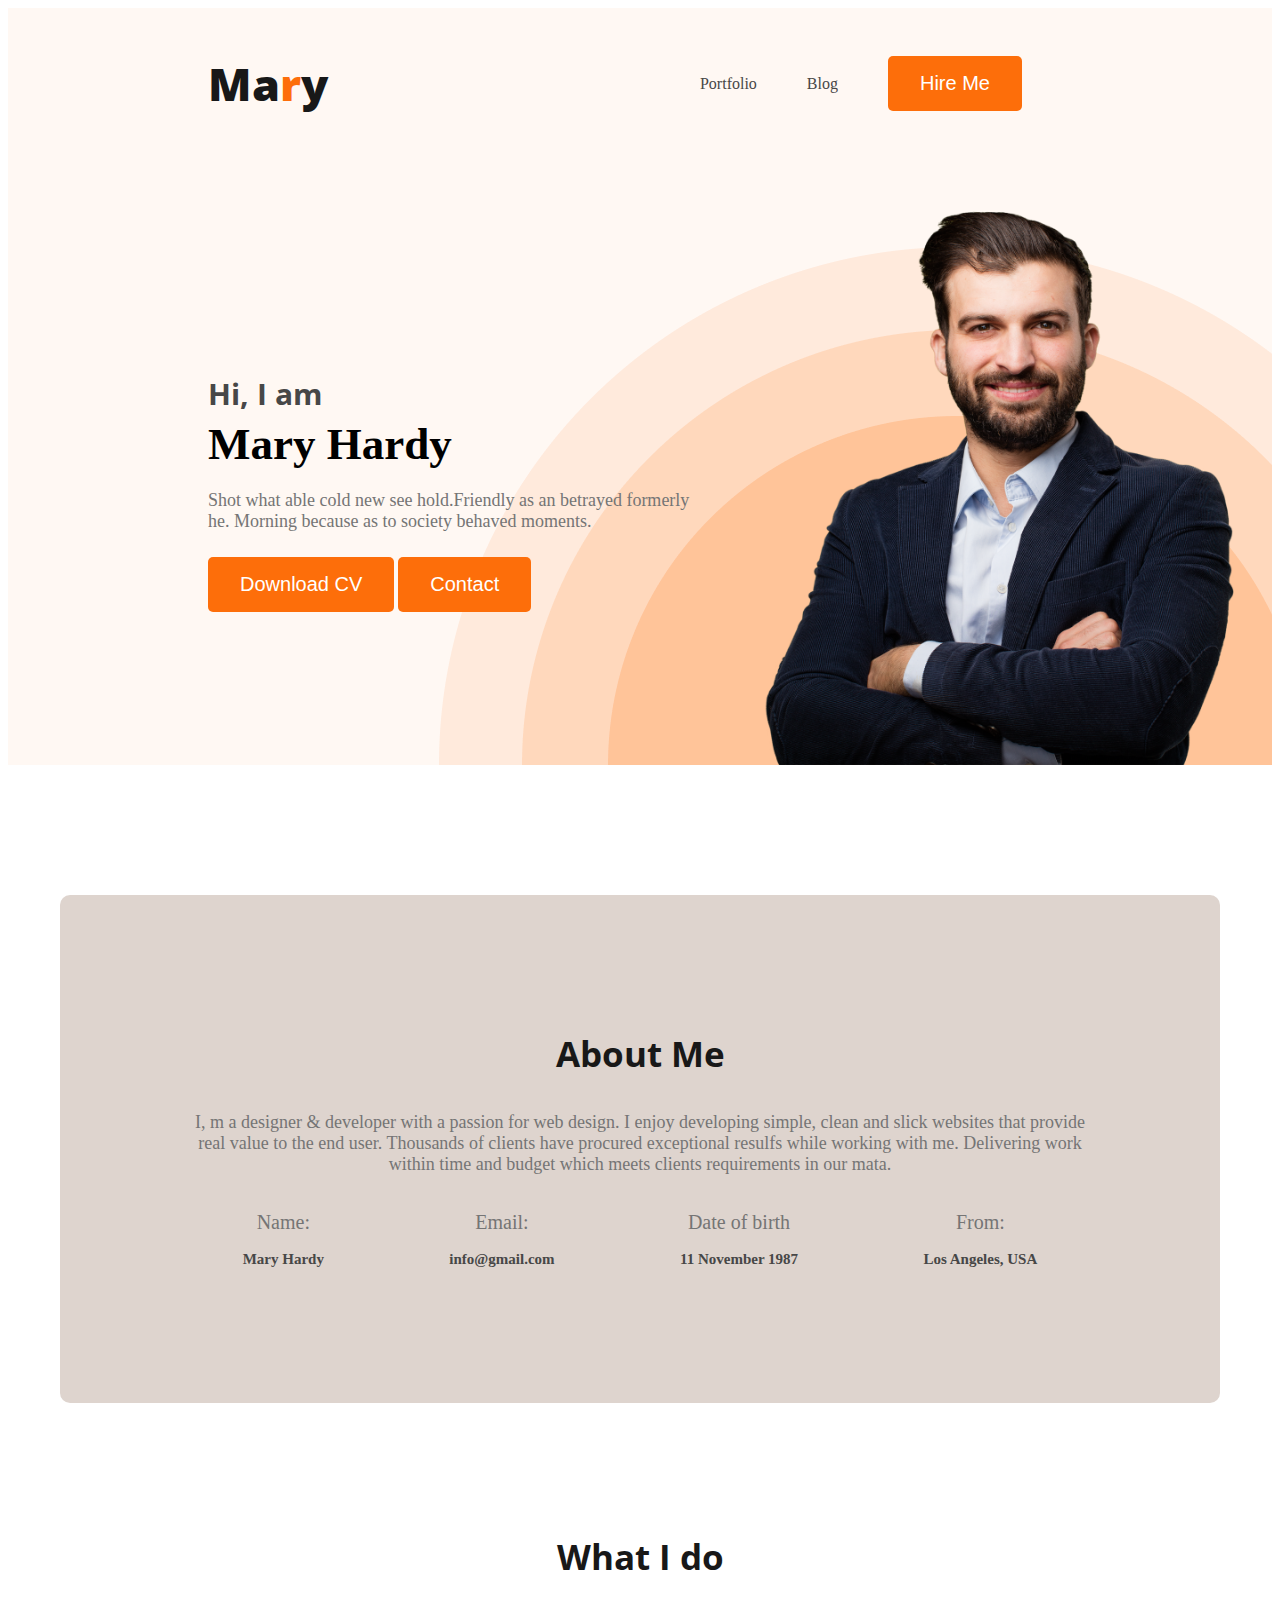
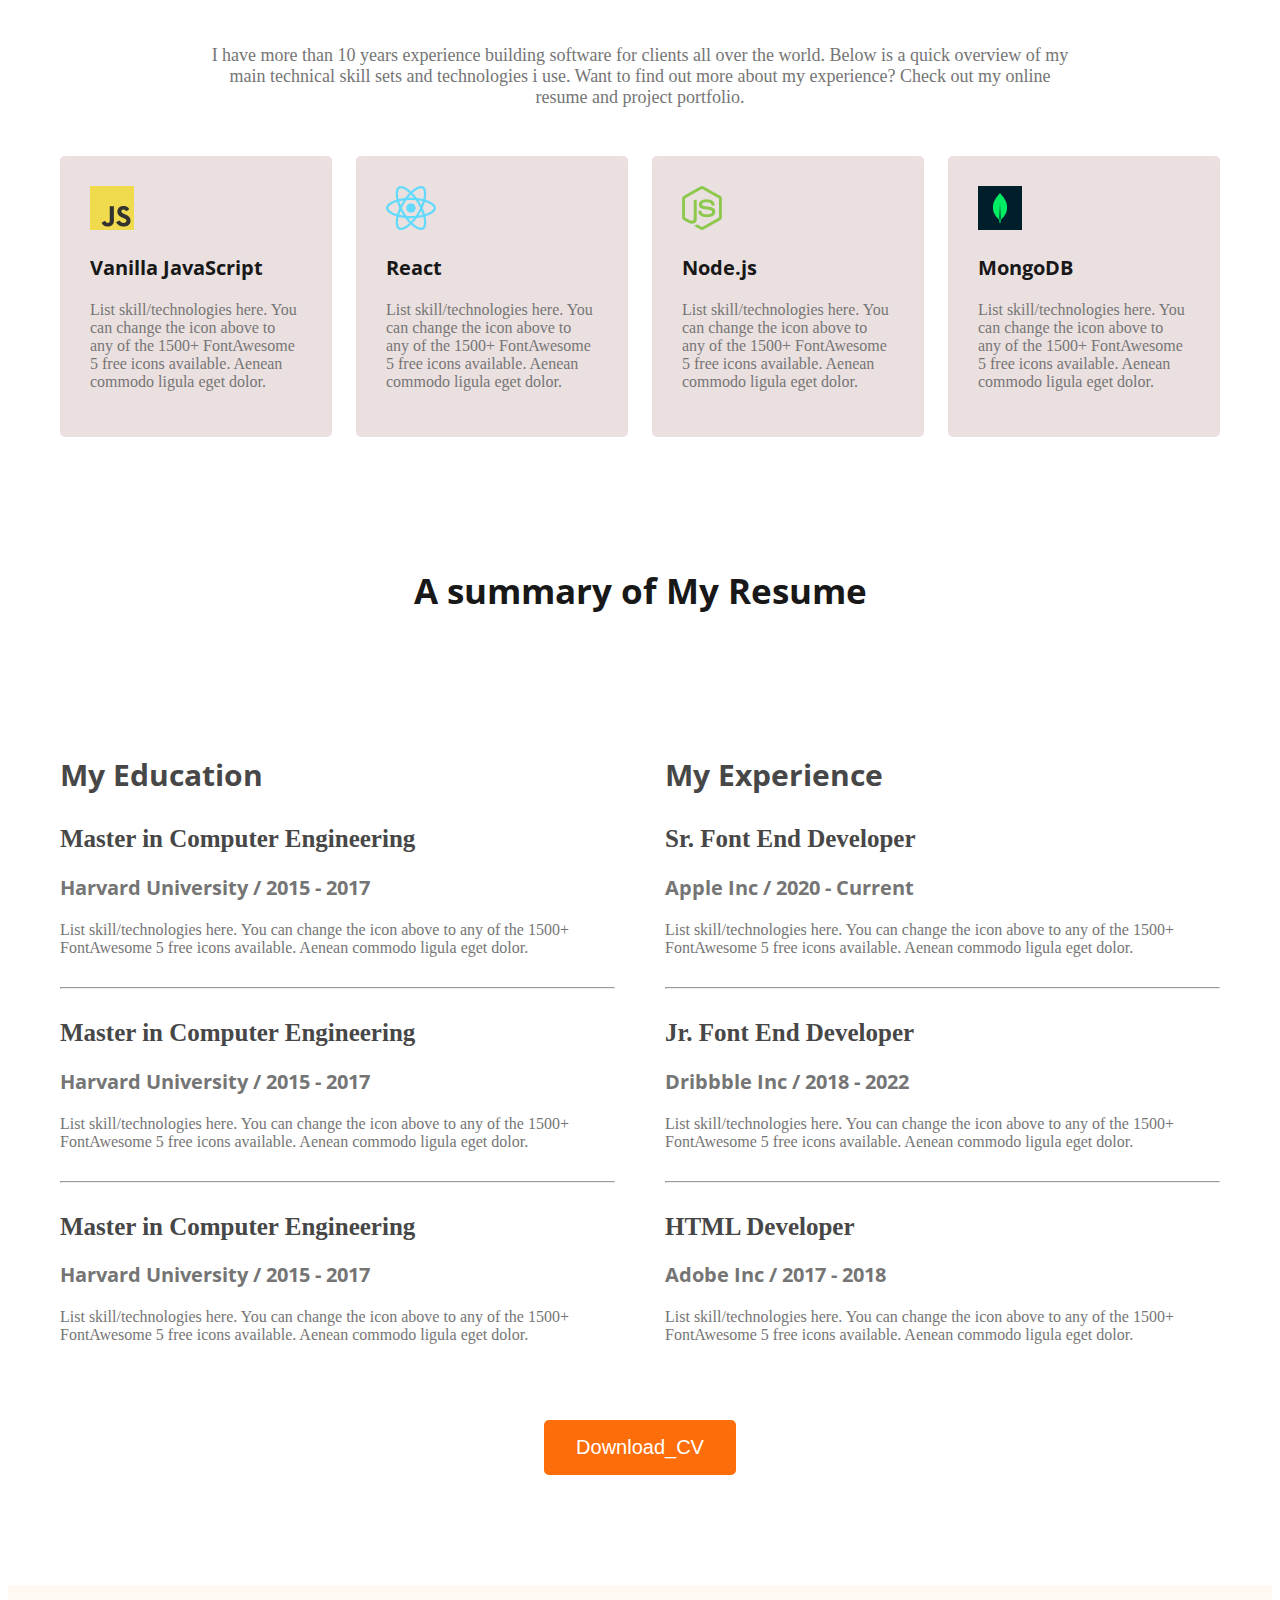
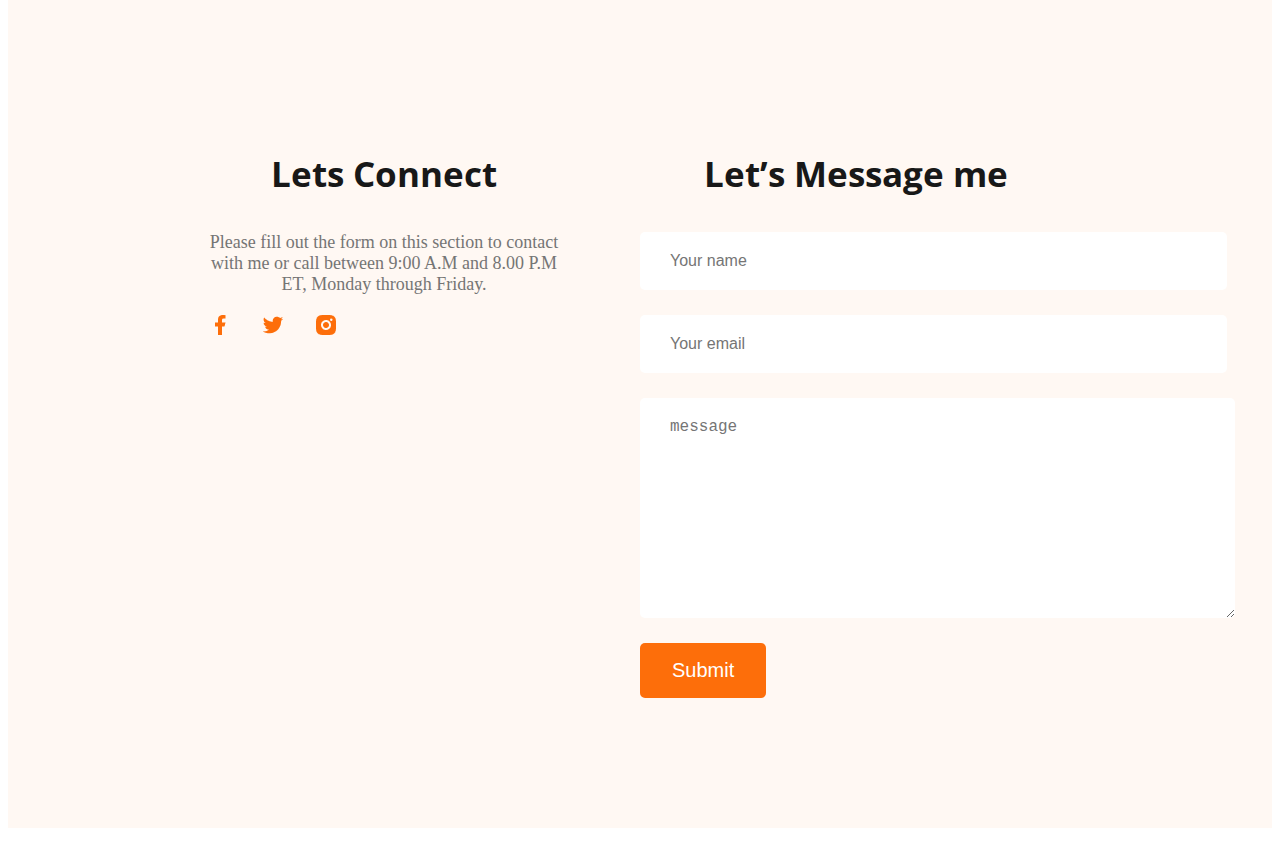
<file: html_file/index.html>
<!DOCTYPE html>
<html lang="en">
<head>
    <meta charset="UTF-8">
    <meta name="viewport" content="width=device-width, initial-scale=1.0">
    <title>hardy portfolio</title>

    <link rel="preconnect" href="https://fonts.googleapis.com">
<link rel="preconnect" href="https://fonts.gstatic.com" crossorigin>
<link href="https://fonts.googleapis.com/css2?family=Open+Sans:ital,wght@0,800;1,800&display=swap" rel="stylesheet">
    <link rel="stylesheet" href="../css_file/portfolio.css">
</head>
<body>
    <header class="header">
        <nav>
            <h3 class="nav_title">Ma<span class="color">r</span>y</h3>
            <ul>
                <li><a href="">Portfolio</a></li>
                <li><a href="">Blog</a></li>
                <li><button class="btn_primary">Hire Me</button></li>
            </ul>
        </nav>
        <div class="banner">
            <div class="banner_content">
                <h3 class="banner_greating">Hi, I  am</h3>
                <h1 class="banner_title">Mary Hardy</h1>
                <p class="banner_description">Shot what able cold new see hold.Friendly as an betrayed formerly he. Morning because as to society behaved moments.</p>
                <button class="btn_primary">Download CV</button>
                <button class="btn_primary">Contact</button>
            </div>
            <img src="../images/hardy.png" alt="" class="profile_pic">
        </div>
    </header>
    <main>
        <section class="about">
            <h3 class="section_title">About Me</h3>
            <p class="section_description">
                I, m a designer & developer with a passion for web design. I enjoy developing simple, clean and slick websites that provide real value to the end user. Thousands of clients have procured exceptional resulfs while working with me. Delivering work within time and budget which meets clients requirements in our mata.
            </p>
            <div class="about_info_container">
                <div class="about_info">
                    <h4 class="info_title">Name:</h4>
                    <p class="info_description">Mary Hardy</p>
                </div>
                <div class="about_info">
                    <h4 class="info_title">Email:</h4>
                    <p class="info_description">info@gmail.com</p>
                </div>
                <div class="about_info">
                    <h4 class="info_title">Date of birth</h4>
                    <p class="info_description">11 November 1987</p>
                </div>
                <div class="about_info">
                    <h4 class="info_title">From:</h4>
                    <p class="info_description">Los Angeles, USA</p>
                </div>
            </div>
        </section>
        <!-- what I Do section start  -->
         <section>
            <h3 class="section_title">What I do</h3>
            <p id="what_i_do_description" class="section_description">I have more than 10 years experience building software for clients all over the world. Below is a quick overview of my main technical skill sets and technologies i use. Want to find out more about my experience? Check out my online resume and project portfolio.</p>

            <div class="skills_container">
                <div class="skill">
                    <img src="../images/icons/js.png" alt="">
                    <h3 class="skill_title">Vanilla JavaScript</h3>
                    <p class="skill_description">List skill/technologies here. You can change the icon above to any of the 1500+ FontAwesome 5 free icons available. Aenean commodo ligula eget dolor.</p>
                </div>
                <div class="skill">
                    <img src="../images/icons/react.png" alt="">
                    <h3 class="skill_title">React</h3>
                    <p class="skill_description">List skill/technologies here. You can change the icon above to any of the 1500+ FontAwesome 5 free icons available. Aenean commodo ligula eget dolor.</p>
                </div>
                <div class="skill">
                    <img src="../images/icons/nodejs.png" alt="">
                    <h3 class="skill_title">Node.js</h3>
                    <p class="skill_description">List skill/technologies here. You can change the icon above to any of the 1500+ FontAwesome 5 free icons available. Aenean commodo ligula eget dolor.</p>
                </div>
                <div class="skill">
                    <img src="../images/icons/mongo.png" alt="">
                    <h3 class="skill_title">MongoDB</h3>
                    <p class="skill_description">List skill/technologies here. You can change the icon above to any of the 1500+ FontAwesome 5 free icons available. Aenean commodo ligula eget dolor.</p>
                </div>
            </div>
         </section>
         <!-- Resume Section -->
          <section>
            <h3 class="section_title">A summary of My Resume</h3>
            <div class="resume_container">
                <div class="resume_column">
                    <h3 class="resume_column_title">My Education</h3>

                    <div class="resume_item">
                        <h2 class="resume_item_title">Master in Computer Engineering</h2>
                        <h3 class="resume_item_institute">Harvard University / 2015 - 2017</h3>
                        <p class="resume_item_description">List skill/technologies here. You can change the icon above 
                            to any of the 1500+ FontAwesome 5 free icons available. Aenean commodo ligula eget dolor.</p>
                    </div>
                    <hr>
                    <div class="resume_item">
                        <h2 class="resume_item_title">Master in Computer Engineering</h2>
                        <h3 class="resume_item_institute">Harvard University / 2015 - 2017</h3>
                        <p class="resume_item_description">List skill/technologies here. You can change the icon above 
                            to any of the 1500+ FontAwesome 5 free icons available. Aenean commodo ligula eget dolor.</p>
                    </div>
                    <hr>
                    <div class="resume_item">
                        <h2 class="resume_item_title">Master in Computer Engineering</h2>
                        <h3 class="resume_item_institute">Harvard University / 2015 - 2017</h3>
                        <p class="resume_item_description">List skill/technologies here. You can change the icon above 
                            to any of the 1500+ FontAwesome 5 free icons available. Aenean commodo ligula eget dolor.</p>
                    </div>

                </div>
                <div class="resume_column">
                    <h3 class="resume_column_title">My Experience</h3>

                    <div class="resume_item">
                        <h2 class="resume_item_title">Sr. Font End Developer</h2>
                        <h3 class="resume_item_institute">Apple Inc / 2020 - Current</h3>
                        <p class="resume_item_description">List skill/technologies here. You can change the icon above 
                            to any of the 1500+ FontAwesome 5 free icons available. Aenean commodo ligula eget dolor.</p>
                    </div>
                    <hr>
                    <div class="resume_item">
                        <h2 class="resume_item_title">Jr. Font End Developer</h2>
                        <h3 class="resume_item_institute">Dribbble Inc / 2018 - 2022</h3>
                        <p class="resume_item_description">List skill/technologies here. You can change the icon above 
                            to any of the 1500+ FontAwesome 5 free icons available. Aenean commodo ligula eget dolor.</p>
                    </div>
                    <hr>
                    <div class="resume_item">
                        <h2 class="resume_item_title">HTML Developer</h2>
                        <h3 class="resume_item_institute">Adobe Inc / 2017 - 2018</h3>
                        <p class="resume_item_description">List skill/technologies here. You can change the icon above 
                            to any of the 1500+ FontAwesome 5 free icons available. Aenean commodo ligula eget dolor.</p>
                    </div>

                </div>
            </div>
            <div class="download_cv">
                <button class="btn_primary">Download_CV</button>
            </div>
          </section>
    </main>
    <footer>
        <div class="footer_column">
            <h3 class="section_title">Lets Connect</h3>
            <p class="section_description">Please fill out the form on this section to contact with me or call between 9:00 A.M and 8.00 P.M ET, Monday through Friday.</p>
            <div class="social_links">
                <a href=""><img src="../images/icons/facebook.png" alt=""></a>
                <a href=""><img src="../images/icons/twitter.png" alt=""></a>
                <a href=""><img src="../images/icons/insta.png" alt=""></a>
            </div>
        </div>
        <div class="footer_column">
            <h3 class="section_title">Let’s Message me</h3>
            <form action="" class="contact">
                <input type="text" placeholder="Your name">
                <input type="email" name="" id="" placeholder="Your email">
                <textarea name="" id="" col="30" rows="10" placeholder="message"></textarea>
                <input type="submit" value="Submit" class="btn_primary">
            </form>
        </div>
    </footer>
</body>
</html>
</file>
<file: css_file/portfolio.css>
/* common shared styles */
h3{
   
  font-family: "Open Sans", system-ui;
  font-optical-sizing: auto; 
  font-style: normal;
}

/* nav related styles */
nav{
    display: flex;
    justify-content: space-between;
    align-items: center;
    margin: 0 200px;
}
.nav_title{
    color: var(--Dark-01, #181818);
font-size: 45px;
font-weight: 800;
}
.color{
    color: #FD6E0A;
}

nav> ul{
    display: flex;
    align-items: center;
}
nav li{
    list-style: none;
    margin-right: 50px;
}
nav a{
    text-decoration: none;
    color: var(--Dark-02, #474747);
}
.btn_primary{
    border-radius: 5px;
    background: #FD6E0A;
    border: none;

    color: var(--White-Color, #FFF);
    font-size: 20px; 
    font-weight: 400;
    padding: 16px 32px;
}

.header{
    background: #FFF8F3;
    background-image: url('../images/header_bg.png');
    background-repeat: no-repeat;
    background-position: bottom right;
}

.banner{
    padding: 30px 30px 0px 200px;
    display: flex;
    align-items: center;
    justify-content: space-between;
}
.banner .profile_pic{
    width: 520px;
    height: 576px;
}
.banner_greating{
    color: var(--Dark-02, #474747);
    font-size: 30px;
    margin-bottom: 0px;
}
.banner_title{
    font-size: 45px;
    font-weight: 800;
    margin-top: 4px;
    margin-bottom: 20px;
}
.banner_description{
    color: var(--Dark-03, #757575);
    font-size: 18px;
    margin-bottom: 25px;
}
.banner_content{
    max-width: 500px;
}
/* main section styles */
main{
    max-width: 1160px;
    margin: 0 auto;
}

/* section related styles */
.about{
    padding: 100px 120px 120px 120px;
    border-radius: 10px;
    background: #ded4ce;
    margin: 130px 0;
}
.section_title{
    color: #181818;
    text-align: center;
    font-size: 35px;
    font-weight: 700;
}
.section_description{
    color: #757575;
    text-align: center;
    font-size: 18px;
}
.about_info_container{
    display: flex;
    justify-content: space-around;
}
.about_info{
    text-align: center;
}
.info_title{
    color:  #757575;
    font-size: 20px;
    font-weight: 400;
    line-height: 5px;
}
.info_description{
    color: #474747;
    font-size: 15px;
    font-weight: 600;
}
#what_i_do_description{
    padding: 30px 150px;
}
/* skills related styles */
.skills_container{
    display: flex;
    gap: 24px;
    margin-bottom: 130px;
}
.skill{
    padding: 30px;
    border-radius: 5px;
    background: rgb(235, 224, 224);
}
.skill_description{
    color:  #757575;
    font-size: 16px;
}
.skill_title{
    color: var(--Dark-01, #181818);
    font-size: 20px;
}
/* resume section styles */

.resume_container{
    display: flex;
    gap: 50px;
    margin-top: 110px;
}
.resume_column{

}
.resume_column_title{
    color: var(--Dark-02, #474747);
    font-size: 30px;
}
.resume_item{

}
.resume_item_title{
    color: var(--Dark-02, #474747);
    font-size: 25px;
}
.resume_item_institute{
    color: var(--Dark-03, #757575);
    font-size: 20px;
}
.resume_item_description{
    color: var(--Dark-03, #757575);
    font-size: 16px;
}
.resume_container hr{
    margin-top: 30px;
    margin-bottom: 30px;
}
.download_cv{
    text-align: center;
    margin-top: 60px;
    margin-bottom: 110px;
}
/* footer related styles */
footer{
    display: flex;
    background: #FFF8F3;
    padding: 130px 200px;
    gap: 80px;
}
.footer_column{
    width: 50%;
}

.contact input[type="text"],.contact input[type="email"], textarea{
    display: block;
    margin-bottom: 25px;
    border: none;
    padding: 20px 350px 20px 30px;
    color: var(--Dark-03, #757575);
    font-size: 16px;
    border-radius: 5px;
    background: var(--White-Color, #FFF);
}
.social_links a{
    margin-right: 25px;
    margin-top: 30px;
}
</file>
